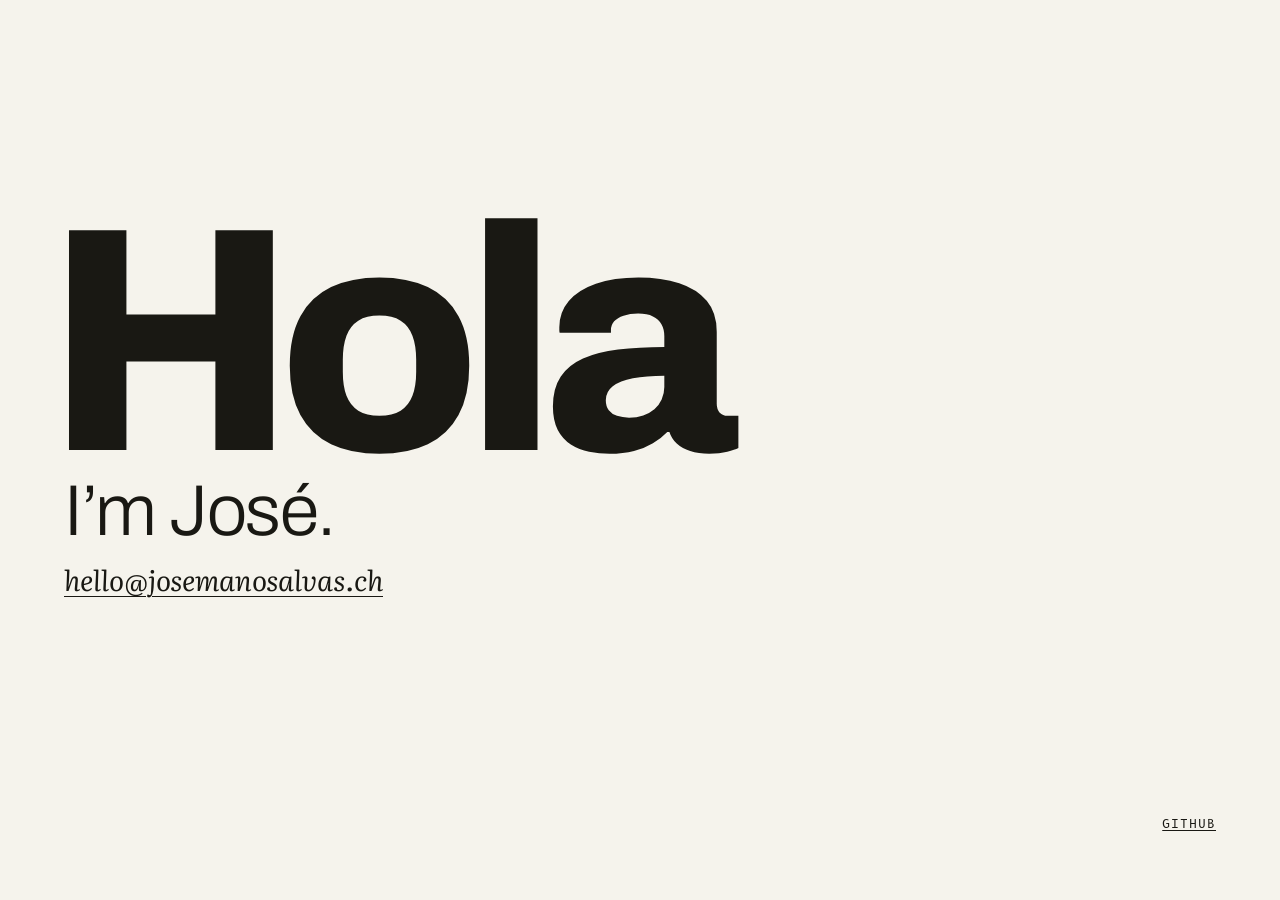
<file: index.html>
<!doctype html><html lang=en><meta charset=utf-8><meta content="width=device-width,initial-scale=1,viewport-fit=cover" name=viewport><title>José Manosalvas</title><meta content="Hola, I’m José. Say hello at hello@josemanosalvas.ch." name=description><meta content="José Manosalvas" property=og:title><meta content="Say hello at hello@josemanosalvas.ch." property=og:description><link href="data:image/svg+xml,%3Csvg xmlns='http://www.w3.org/2000/svg' viewBox='0 0 32 32'%3E%3Crect width='32' height='32' fill='%23F5F3EC'/%3E%3Cpath d='M6 22h20' stroke='%23191813' stroke-width='4'/%3E%3C/svg%3E" rel=icon><style>@font-face{font-family:Archivo;src:url([data-uri])format("woff2");font-weight:100 900;font-style:normal;font-display:block;ascent-override:80%;descent-override:20%;line-gap-override:0%}@font-face{font-family:Literata;src:url([data-uri])format("woff2");font-weight:400;font-style:italic;font-display:block;ascent-override:80%;descent-override:20%;line-gap-override:0%}@font-face{font-family:Literata Display;src:url([data-uri])format("woff2");font-weight:800;font-style:italic;font-display:block;ascent-override:80%;descent-override:20%;line-gap-override:0%}@font-face{font-family:B612 Mono;src:url([data-uri])format("woff2");font-weight:400;font-style:normal;font-display:block;ascent-override:80%;descent-override:20%;line-gap-override:0%}@font-face{font-family:B612 Mono;src:url([data-uri])format("woff2");font-weight:700;font-style:normal;font-display:block;ascent-override:80%;descent-override:20%;line-gap-override:0%}:root{--bg:#f5f3ec;--ink:#191813;--focus:#0c4ca8;--aji:#d91e36;--sol:#f2b705;--guayas:#56b8df;--sans:"Archivo","Helvetica Neue","Arial",sans-serif;--serif:"Literata","Georgia",serif;--mono:"B612 Mono","Courier New",monospace;--gutter:clamp(1.5rem,min(5vw,14svh),4.5rem);--hello:min(33vw,40svh,20rem);color-scheme:light}@media (prefers-color-scheme:dark){:root{--bg:#161511;--ink:#ebe7dc;--focus:#56b8df;--aji:#f0596b;color-scheme:dark}}*,:before,:after{box-sizing:border-box}*{margin:0}html{background:var(--bg);-webkit-text-size-adjust:100%;text-size-adjust:100%;font-synthesis:none;height:100%}body{height:100%;min-height:100svh;font:1.125rem/1.5rem var(--sans);font-kerning:normal;color:var(--ink);background:var(--bg);grid-template-rows:minmax(min-content,1fr) minmax(min-content,1fr);grid-template-columns:minmax(0,1fr);display:grid}.fonts-pending body{visibility:hidden}::selection{color:#191813;background:#f2b705}:focus-visible{outline:2px solid var(--focus);outline-offset:2px}.north{padding:var(--gutter)var(--gutter)0;padding-top:max(var(--gutter),env(safe-area-inset-top));flex-direction:column;justify-content:flex-end;display:flex;overflow-x:clip}h1{font-size:var(--hello);letter-spacing:-.045em;clip-path:inset(-1em -1em -.025em);white-space:nowrap;height:.8em;margin-left:-.06em;line-height:1;position:relative}.word{font-weight:800;display:inline-block;position:relative}.word.live>span{transform-origin:0 80%;will-change:transform;justify-content:center;width:0;display:flex;position:absolute;top:0;left:0}.word .i{font:italic 800 .94em/1 "Literata Display",var(--serif);letter-spacing:0}.word .m{font:700 .9em/1 var(--mono);letter-spacing:0}.word.live>.i{top:.051em}.word.live>.m{top:.089em}.word .x{-webkit-text-stroke:.047em currentColor;translate:0 -.0235em}.word .mast{visibility:hidden;justify-content:center;width:0;display:flex;position:absolute;top:0;left:0}.r{color:var(--aji)}.b{color:var(--focus)}.y{color:var(--sol)}canvas{pointer-events:none;position:absolute}.south{padding:1.5rem var(--gutter)var(--gutter);padding-bottom:max(var(--gutter),env(safe-area-inset-bottom));flex-direction:column;justify-content:space-between;display:flex}.name{letter-spacing:-.02em;margin-bottom:.75rem;font-size:clamp(2rem,min(7vw,11svh),4.5rem);font-weight:300;line-height:1.1}a{color:inherit;text-underline-offset:.18em;text-decoration-thickness:1px}a:hover{text-decoration-thickness:2px}.hello{font-family:var(--serif);overflow-wrap:anywhere;font-size:clamp(1.25rem,3vw,1.75rem);font-style:italic;line-height:1.3}.elsewhere{text-align:right}.elsewhere a{font:.75rem/1.5rem var(--mono);text-transform:uppercase;letter-spacing:.08em}.visually-hidden{clip-path:inset(50%);white-space:nowrap;width:1px;height:1px;margin:-1px;position:absolute;overflow:hidden}</style><script>(()=>{const e=document.documentElement;e.classList.add("fonts-pending"),window.pageReady=new Promise(t=>{const o=()=>{e.classList.remove("fonts-pending"),t()};Promise.all(["800 1em Archivo","italic 1em Literata",'italic 800 1em "Literata Display"','1em "B612 Mono"','700 1em "B612 Mono"'].map(n=>document.fonts.load(n))).finally(o),setTimeout(o,3e3)})})();</script><body><header class=north><h1><span aria-hidden=true class=word>Hola</span><span class=visually-hidden><span lang=es>Hola</span>, I’m José.</span></h1></header><main class=south><div><p aria-hidden=true class=name>I’m José.<p class=hello><a href=mailto:hello@josemanosalvas.ch>hello@josemanosalvas.ch</a></div><p class=elsewhere><a href=https://github.com/josemanosalvas>GitHub</a></main><script>(()=>{const ne=[{word:"Hola",steps:[[["ñ","b"],["á","i y"],["ó","m r"]],[["ñ","r"],["á","i b"],["ó","m y"]]],tail:["é","m b"],slant:"H",paint:"--focus",glow:"--guayas",mark:"🐢",flag:"🇪🇨",fly:.26,nudge:[0,-.015,-.019,-.019],rects:[[0,0,3,1,"#FFDD00"],[0,1,3,.5,"#034EA2"],[0,1.5,3,.5,"#D91E36"]]},{word:"Salü",steps:[[["+","r x"],["ä","i r"],["ö","m r"]],[["ö","m r"],["ä","i r"],["+","r x"]]],tail:["é","m r"],slant:"H",paint:"--aji",glow:"--aji",mark:"[data-uri]",poses:4,act:[[6,1],[13,0],[17,1],[40,0],[43,1],[48,2],[53,3]],flag:"🇨🇭",fly:.23,nudge:[.024,.0527,.0904,.0684],rects:[[0,0,2,2,"#D91E36"],[.8,.35,.4,1.3,"#FFF"],[.35,.8,1.3,.4,"#FFF"]]}],He=({word:[t,o,,s],tail:c,slant:l},i)=>[[0,1,...i[0]],[0,3,...c],[2,0,l,"i"],[4,1,...i[1]],[8,1,...i[2]],[8,0,t,""],[18,1,o,""],[De,3,s,""]],ge=[6,14],Ze=[21,36],D=[8,58],ze=16,st=[44,58],we=[18,78],qe=[2,7,8,22],De=64,ct=[52,62],Te=[53,67],Fe=[64,85],lt=[107,112],Le=[110,122],At=4e3,ft=2,ut=1.25,_=document.querySelector(".word"),ae=document.querySelector("h1"),xe=matchMedia("(prefers-reduced-motion: reduce)"),mt=t=>t<0?0:t>1?1:t,S=(t,[o,s])=>mt((t-o)/(s-o)),$=t=>t*t*(3-2*t),Ie=t=>1-(1-t)**3,ke=t=>1-Math.exp(-7*t)*Math.cos(11*t),dt=t=>t<.5?(t/.5)**2:1-.025*Math.sin((t-.5)/.5*3.14),ht=(t,o=.1)=>t>3?1:1-o*Math.exp(-t)*Math.cos(t*1.2),ue=(t,o=9)=>t>0&&t<o?Math.sin(t*3.14/o):0,me=(t,o,s)=>t+(o-t)*s,Re=t=>t.match(/\w\w/g).map(o=>parseInt(o,16)/255);let e,L,B;const pt=`#version 300 es
uniform vec4 Q;uniform vec2 S;uniform float R;in vec2 p;out vec2 v;
void main(){v=p;vec2 d=mat2(cos(R),sin(R),-sin(R),cos(R))*((p-.5)*Q.zw),c=(Q.xy+Q.zw*.5+d)/S*2.-1.;gl_Position=vec4(c.x,-c.y,0,1);}`,gt=`#version 300 es
precision highp float;
uniform sampler2D T;uniform float P,M,F,B;uniform vec2 L;uniform vec3 I[3],K;in vec2 v;out vec4 o;
float l(vec3 r,vec3 d,float s){return pow(max(dot(r,normalize(d)),0.),s);}
float grid(float x){float f=abs(fract(x)-.5),w=fwidth(x);return smoothstep(.5-w*1.4,.5-w*.3,f);}
float cover(float x){float w=fwidth(x)*.5;return smoothstep(.5-w,.5+w,x);}
void main(){vec4 t=texture(T,v);const float e1=1./256.;
vec2 g=clamp(vec2(texture(T,v-vec2(e1,0)).a-texture(T,v+vec2(e1,0)).a,texture(T,v-vec2(0,e1)).a-texture(T,v+vec2(0,e1)).a)*.5,-6.,6.);
vec3 n=normalize(vec3((g+L)*P,1.)),r=reflect(vec3(0,0,-1),n);float y=-r.y,x=(y+.3)/.12;
vec3 c=mix(I[0],I[1],smoothstep(-.55,.75,y));c=mix(c,I[0]*1.8,smoothstep(0.,.9,-y)*.55);c*=1.-.12*exp(-x*x);
c=mix(c,I[2],pow(1.-n.z,2.6)*.85);c+=1.1*l(r,vec3(-.32,-.42,.85),110.)+.18*l(r,vec3(-.32,-.42,.85),10.)+.45*l(r,vec3(.75,-.1,.5),40.)+.5*l(r,vec3(.1,-.75,.6),70.);
float d=max(dot(n,normalize(vec3(-.35,-.55,.76))),0.);vec3 p=mix(I[1],vec3(1),.55),m=p*(.64+.44*d)+.1*l(r,vec3(-.32,-.42,.85),9.);
c=mix(mix(m,p*.8,pow(1.-n.z,2.)*.3),min(c,vec3(1)),M);
float s=t.b,e=fwidth(s)+.002,b=.3,h=acos(normalize(vec3(g,1.)).z);
vec3 f=mix(vec3(.93,.93,.94)*(.8+.22*d),vec3(.42,.42,.46),max(grid(s*B),grid(h*1.9+.5))*.9)*mix(.74,1.,smoothstep(0.,.7,n.z));
float on=smoothstep(F-e,F+e,s),wire=smoothstep(F-b,F-b*.35,s)*(1.-on),at=cover(t.g)*(on+wire),ai=cover(t.r)*(1.-on);
c=(on*c+wire*f)/max(on+wire,1e-4);
o=vec4(min(c,vec3(1))*at+K*ai*(1.-at),at+ai*(1.-at));}`,wt=`#version 300 es
precision highp float;
uniform sampler2D T;uniform float U,A,W,E;in vec2 v;out vec4 o;
void main(){float x=v.x+1.-U,s=v.x*7.-W,e=pow(max(v.x,0.),1.2),y=(v.y-.5)*1.3+.5+A*e*sin(s);vec4 c=texture(T,vec2(x,y));
c.rgb*=1.+A*2.4*e*cos(s);o=c*step(0.,y)*step(y,1.)*step(x,1.)*step(E,v.x);}`;function je(t){const o=e.createProgram();[[e.VERTEX_SHADER,pt],[e.FRAGMENT_SHADER,t]].forEach(([c,l])=>{const i=e.createShader(c);e.shaderSource(i,l),e.compileShader(i),e.attachShader(o,i)}),e.bindAttribLocation(o,0,"p"),e.linkProgram(o);const s={p:o};for(const c of"QSRPLIUAWEMFBK")s[c]=e.getUniformLocation(o,c);return s}function Je(t){const o=e.createTexture();return e.bindTexture(e.TEXTURE_2D,o),t(),e.texParameteri(e.TEXTURE_2D,e.TEXTURE_WRAP_S,e.CLAMP_TO_EDGE),e.texParameteri(e.TEXTURE_2D,e.TEXTURE_WRAP_T,e.CLAMP_TO_EDGE),o}async function xt(t){const s=document.createElement("canvas");s.width=s.height=256;const c=s.getContext("2d",{willReadFrequently:!0});c.font=`800 ${256/1.25}px Archivo`,c.fillText(t,51,205);const l=c.getImageData(0,0,256,256).data,i=new Float32Array(256*256);for(let n=0;n<256*256;n++)i[n]=l[n*4+3]/255;const p=n=>{const r=new Float64Array(65536),u=new Float64Array(256),x=new Float64Array(256),h=new Int32Array(256),C=new Float64Array(257);for(let M=0;M<256*256;M++)r[M]=n(M)?1e20:0;const oe=(M,be)=>{for(let E=0;E<256;E++)u[E]=r[M+E*be];let O=0;h[0]=0,C[0]=-1e20,C[1]=1e20;for(let E=1;E<256;E++){let z;for(;(z=(u[E]+E*E-u[h[O]]-h[O]*h[O])/(2*E-2*h[O]))<=C[O];)O--;h[++O]=E,C[O]=z,C[O+1]=1e20}for(let E=0,z=0;E<256;E++){for(;C[z+1]<E;)z++;x[E]=(E-h[z])**2+u[h[z]]}for(let E=0;E<256;E++)r[M+E*be]=x[E]};for(let M=0;M<256;M++)oe(M,256);for(let M=0;M<256;M++)oe(M*256,1);return r},P=p(n=>i[n]>=.5),N=p(n=>i[n]<.5);await H();const W=i.map((n,r)=>n>0&&n<1?n-.5:n>=.5?Math.sqrt(P[r])-.5:.5-Math.sqrt(N[r])),g=(n,r,u)=>{const x=new Float32Array(65536);for(let h=0;h<256*256;h++){let C=0;for(let oe=-r;oe<=r;oe++)C+=n[h+oe*u]??n[h];x[h]=C/(2*r+1)}return x},F=(n,r)=>g(g(n,r,1),r,256),Y=F(W,1);let m=1;for(const n of Y)m=Math.max(m,n);await H();const R=m*.6,k=p(n=>!(W[n]>R)),y=F(F(k.map(n=>R-Math.sqrt(n)),4),1),w=new Float32Array(256*256);for(let n=0;n<160;n++){n%32===0&&await H();for(let r=1;r<255;r++)for(let u=r*256+1+(r+n&1);u<r*256+256-1;u+=2)y[u]>0&&(w[u]+=1.9*((w[u-1]+w[u+1]+w[u-256]+w[u+256]+2)/4-w[u]))}const v=F(w.map(n=>Math.sqrt(Math.max(n,0))),1);await H();const b=new Float64Array(256*256).fill(1/0),d=new Float64Array(256*256*2),I=new Int32Array(256*256*2);let Z=0,Q=0;for(let n=0;n<256*256;n++)i[n]>=.5&&y[n]>0&&(n/256|0)-n%256>(Z/256|0)-Z%256&&(Z=n);const te=(n,r)=>{let u=Q++;for(;u>0;u=u-1>>1){const x=u-1>>1;if(d[x]<=n)break;d[u]=d[x],I[u]=I[x]}d[u]=n,I[u]=r},pe=()=>{const n=I[0],r=d[--Q],u=I[Q];let x=0;for(let h=1;h<Q&&(h+1<Q&&d[h+1]<d[h]&&h++,!(d[h]>=r));h=2*x+1)d[x]=d[h],I[x]=I[h],x=h;return d[x]=r,I[x]=u,n};b[Z]=0,te(0,Z);let re=1;for(;Q;){const n=d[0],r=pe();if(!(n>b[r])){re=Math.max(re,n);for(const[u,x,h]of[[1,0,1],[-1,0,1],[0,1,1],[0,-1,1],[1,1,1.414],[1,-1,1.414],[-1,1,1.414],[-1,-1,1.414]]){const C=r+u+x*256;i[C]>=.5&&n+h<b[C]&&(b[C]=n+h,te(n+h,C))}}}const fe=b.map(n=>n<1/0?n/re:0);for(let n=0;n<72;n++){n%24===0&&await H();for(let r=256;r<256*256-256;r++){if(b[r]===1/0)continue;let u=0,x=0;for(const h of[r-1,r+1,r-256,r+256])b[h]<1/0&&(u+=fe[h],x++);x&&(fe[r]=u/x)}}await H();const se=F(fe,3),Ee=F(b.map(n=>n<1/0?1:0),3),ce=new Float32Array(256*256*4);for(let n=0;n<256*256;n++)ce.set([.5+Y[n]/8,.5+(y[n]+.6)/8,Ee[n]>0?se[n]/Ee[n]:1,v[n]],n*4);return{rings:3*re/m,tex:Je(()=>{e.texImage2D(e.TEXTURE_2D,0,e.RGBA16F,256,256,0,e.RGBA,e.FLOAT,ce),e.texParameteri(e.TEXTURE_2D,e.TEXTURE_MIN_FILTER,e.LINEAR)})}}function Ce(t,o,s){const c=t.width||320,l=t.height||320,i=document.createElement("canvas");i.width=c,i.height=l;const p=i.getContext("2d",{willReadFrequently:!0});t.width?p.drawImage(t,0,0):(p.font="256px 'Apple Color Emoji','Segoe UI Emoji','Noto Color Emoji',sans-serif",p.textAlign="center",p.fillText(t,c/2,250));const{data:P}=p.getImageData(0,0,c,l);let N=c,W=0,g=l,F=0,Y=0;for(let b=0;b<c*l;b++){if(P[b*4+3]<16)continue;const d=b%c,I=b/c|0;N=Math.min(N,d),W=Math.max(W,d),g=Math.min(g,I),F=Math.max(F,I),Y=Math.max(Y,Math.abs(P[b*4]-P[b*4+2]))}const m=12,R=document.createElement("canvas"),k=R.getContext("2d");let y=W-N+1,w=F-g+1,v=[m,m,m+y,m+w];if(s&&(v=[m+N,m+g,m+W+1,m+F+1],N=g=0,y=c,w=l),o&&Y<32){y=50*o[0][2],w=50*o[0][3],v=[m,m,m+y,m+w],R.width=y+2*m,R.height=w+2*m;for(const[b,d,I,Z,Q]of o)k.fillStyle=Q,k.fillRect(m+b*50,m+d*50,I*50,Z*50)}else R.width=y+2*m,R.height=w+2*m,k.drawImage(i,N,g,y,w,m,m,y,w);return{aspect:R.width/R.height,ink:v.map((b,d)=>b/(d%2?R.height:R.width)),tex:Je(()=>{e.pixelStorei(e.UNPACK_PREMULTIPLY_ALPHA_WEBGL,!0),e.texImage2D(e.TEXTURE_2D,0,e.RGBA,e.RGBA,e.UNSIGNED_BYTE,R),e.pixelStorei(e.UNPACK_PREMULTIPLY_ALPHA_WEBGL,!1),e.generateMipmap(e.TEXTURE_2D),e.texParameteri(e.TEXTURE_2D,e.TEXTURE_MIN_FILTER,e.LINEAR_MIPMAP_LINEAR)})}}const U=document.createElement("canvas");let _e=null;U.addEventListener("webglcontextlost",t=>{t.preventDefault(),e=null,U.hidden=!0}),U.addEventListener("webglcontextrestored",()=>{_e=null});const H=()=>new Promise(t=>{setTimeout(t)});async function Et(t){if(t.length<3)return t;const o=new Image;return o.src=t,o.decode().then(()=>o,()=>"🐕")}async function bt(){if(e=U.getContext("webgl2",{antialias:!1,powerPreference:"low-power"}),!!e){await H(),L=je(gt),B=je(wt),e.bindBuffer(e.ARRAY_BUFFER,e.createBuffer()),e.bufferData(e.ARRAY_BUFFER,new Float32Array([0,0,1,0,0,1,1,1]),e.STATIC_DRAW),e.enableVertexAttribArray(0),e.vertexAttribPointer(0,2,e.FLOAT,!1,0,0),e.enable(e.BLEND),e.blendFunc(e.ONE,e.ONE_MINUS_SRC_ALPHA);for(const t of ne){await H(),t.letter=await xt(t.word[0]),await H();const o=await Et(t.mark);t.emoji=o.width&&t.poses?Array.from({length:t.poses},(s,c)=>{const l=document.createElement("canvas"),i=o.width/t.poses;return l.width=i,l.height=o.height,l.getContext("2d",{willReadFrequently:!0}).drawImage(o,c*i,0,i,o.height,0,0,i,o.height),Ce(l,null,!0)}):[Ce(o)],t.box=t.emoji.map(s=>s.ink).reduce((s,c)=>[Math.min(s[0],c[0]),Math.min(s[1],c[1]),Math.max(s[2],c[2]),Math.max(s[3],c[3])]),t.banner=Ce(t.flag,t.rects)}for(const t of ne){for(const o of t.steps)for(const[,,s,c]of He(t,o))await H(),Be([[s,c]]);for(const o of t.word)await H(),Be([[o,""]])}U.hidden=!0,U.setAttribute("aria-hidden","true"),ae.append(U)}}const $e=()=>_e??=bt().catch(()=>{e=null});function Me(t,o,s,c,l,i){e.useProgram(t.p),e.bindTexture(e.TEXTURE_2D,o),e.uniform2f(t.S,U.width,U.height),e.uniform4f(t.Q,s,c,l,i)}function Ue({word:t,nudge:o}){const s=document.createElement("span");s.className="word",s.style.cssText="position:absolute;visibility:hidden",s.innerHTML=[...t].map(p=>`<span>${p}</span>`).join(""),ae.append(s);const c=s.getBoundingClientRect(),l=parseFloat(getComputedStyle(s).fontSize),i=[...s.children].map(p=>p.getBoundingClientRect());return s.remove(),{x:i.map((p,P)=>(p.left+p.width/2-c.left)/l+o[P]),cells:i.map(p=>p.width/l),width:c.width/l+Math.max(...o)}}let de=0,q=null,he=null,Pe=!1;const et=t=>`calc(var(--hello) * ${t})`;function tt(t){const{x:o,width:s}=Ue(t);return _.textContent="",_.className="word live",_.style.cssText=`width:${s}em;height:1em`,[...t.word].map((c,l)=>{const i=_.appendChild(document.createElement("span"));return i.textContent=c,i.style.transform=`translateX(${et(o[l])})`,l===2&&(he=i.appendChild(document.createElement("span")),he.className="mast",he.textContent=c),i})}const Se=document.createElement("canvas"),ee=Se.getContext("2d",{willReadFrequently:!0}),Ve=new Map;Se.width=400,Se.height=260;function Be(t){if(t.every(([l,i])=>Ve.has(l+i)))return t.map(([l,i])=>Ve.get(l+i));const o=document.createElement("span");o.className="word",o.style.cssText="position:absolute;visibility:hidden",o.innerHTML=t.map(([l,i])=>`<span class="${i}">${l}</span>`).join(""),ae.append(o);const s=parseFloat(getComputedStyle(o).fontSize),c=[...o.children].map((l,i)=>{const p=getComputedStyle(l),P=160/parseFloat(p.fontSize),N=t[i][0];ee.clearRect(0,0,400,260),ee.font=`${p.fontStyle} ${p.fontWeight} 160px ${p.fontFamily}`,ee.fillText(N,100,200),ee.lineWidth=(parseFloat(p.webkitTextStrokeWidth)||0)*P,ee.lineWidth&&ee.strokeText(N,100,200);const W=ee.getImageData(0,0,400,260).data;let g=400,F=100,Y=200;for(let w=3;w<W.length;w+=4){if(W[w]<96)continue;const v=(w>>2)%400;v<g&&(g=v),v>=F&&(F=v+1),Y=Math.min(Y,(w>>2)/400|0)}const m=(100-g)/P,R=(F-100)/P,k=ee.measureText(N).width/P+(parseFloat(p.letterSpacing)||0),y=[(m+R)/s,(k/2-(R-m)/2)/s,-m/s,(200-Y)/P/s];return Ve.set(N+t[i][1],y),y});return o.remove(),c}async function yt(t){Pe=!0,await $e(),q??=tt(ne[de]);const o=ne[t],s=ne[de],c=Ue(s),l=Ue(o),i=Math.max(c.width,l.width);_.style.cssText=`width:${i}em;height:1em`;const p=parseFloat(getComputedStyle(_).fontSize),P=Math.min(devicePixelRatio,3),N=.4,W=.5,g=p*P,F=(W+.8)*g,Y=(ae.getBoundingClientRect().top-parseFloat(getComputedStyle(ae.parentNode).paddingTop))/p+.8,m=Math.min(.42,(Y-.724)/1.135),R=e&&m>.2,k=Math.min(o.fly,m-.06)*g;if(e){const A=Math.ceil((i+2*N)*g),a=Math.ceil(1.34*g);(U.width!==A||U.height!==a)&&(U.width=A,U.height=a,e.viewport(0,0,A,a)),U.style.cssText=`left:${-N}em;top:${-W}em;width:${A/g}em;height:${a/g}em`,U.hidden=!1}o.plays=(o.plays??-1)+1;const y=He(o,o.steps[o.plays%2]),w=Be([...y.map(([,,A,a])=>[A,a]),...[...o.word,...s.word].map(A=>[A,""])]),v=w.slice(-8,-4),b=w.slice(-4),d=A=>l.x[A]-l.cells[A]/2+v[A][2],I=[d(1)-d(0)-v[0][0],d(2)-d(1)-v[1][0]],Z=y.map(([,A,,a],G)=>a&&A!==2?Math.max(.9,Math.min(1,v[A][0]/w[G][0])):1),Q=[...y.map(([A,a,,G],j)=>G?[A,a,w[j][0]*Z[j],w[j][1]*Z[j],null]:[A,a,v[a][0],0,l.x[a]]),[D[0],0,v[0][0],0,l.x[0]]].sort((A,a)=>A[0]-a[0]),te=c.x.map((A,a)=>[b[a][0],0,A]),pe=c.x.slice();let re=!0;const fe=()=>{const[A,,a]=te[0];return a===null?d(0)+A:re?c.x[0]-c.cells[0]/2+b[0][2]+b[0][0]:d(0)+v[0][0]};let se=0;const Ee=Math.max(0,Math.min(.1,(ae.getBoundingClientRect().left-16)/p+d(0))),ce=A=>{const[a,,G]=te[A];if(A===0)return(G!==null?G:d(0)+a/2)-se;if(A===2)return l.x[2];if(A===1&&G===null){const j=fe()-se,ve=d(2)-j-a;return j+ve*I[0]/(I[0]+I[1])+a/2}return G!==null?G:d(A)+a/2},n=()=>{const[A,,a]=te[1];return a!==null?1:Math.max(.8,Math.min(1,(d(2)-fe()+se-I[0]-I[1])/A))},r=o.box??[0,0,1,1],u=e?(r[2]-r[0])/(r[3]-r[1])*o.emoji[0].aspect:1,x=Math.min(v[3][3],v[3][0]/u),h=d(3)+x*u/2,C=d(2)+v[2][0],oe=d(3)-C+x*u,M=Math.max(0,Math.min(.5,Y-x-.06)),be=Z.slice(),O=getComputedStyle(document.documentElement),E=[-99,-99,-99,-99],z=Re(O.getPropertyValue(o.paint)),vt=Re(O.getPropertyValue("--ink")),ot=Re(O.getPropertyValue(o.glow)).map(A=>Math.round(A*255)).join(","),Oe=Le[1]+4,ye=c.x.slice();let nt=null,Ge=null;const at=A=>{nt??=A;const a=(A-nt)*.06/ut+.25;for(;y.length&&y[0][0]<=a;){const[X,f,V,T]=y.shift(),K=be.shift(),le=T.split(" "),J=(le.includes("i")?.94:le.includes("m")?.9:1)*K;q[f].textContent=V,q[f].className=T,q[f].style.fontSize=K!==1?`${J}em`:"",q[f].style.top=K!==1?`${.8*(1-J)/J}em`:"",(f||T)&&(E[f]=X)}for(;Q.length&&Q[0][0]<=a;){const[,X,f,V,T]=Q.shift();te[X]=[f,V,T],X||(re=!1)}se=Ee*Ie(S(a,qe.slice(0,2)))*(1-$(S(a,qe.slice(2))));const G=[ce(0),ce(1),ce(2),ce(3)],j=Ge===null?1:1-Math.exp((Ge-a)/3);Ge=a,G.forEach((X,f)=>{ye[f]=f&&!(f===1&&se)?ye[f]+(X-ye[f])*j:X,pe[f]=a<Oe?ye[f]:l.x[f]});const ve=a<Oe?ke(S(a,ct))*(1-dt(S(a,Le))):0;q.forEach((X,f)=>{const V=f===0?1:ht(a-E[f],f===1?.05:.1);X.style.transform=`translateX(${et(f===2?G[2]:pe[f]+te[f][1])})${f===2?"":` scale(${V*(f===1?n():1)})`}`});const Ne=a>=we[0]&&a<we[1]?1-$(S(a,[we[1]-8,we[1]])):0;q[1].style.textShadow=Ne?`0 -.015em .03em rgba(${ot},${.85*Ne}),0 -.03em .09em rgba(${ot},${.5*Ne})`:"",ae.style.clipPath=Ne?"inset(-1em -1em -.06em -1em)":"";const it=Math.round(ve*m*p*devicePixelRatio)/devicePixelRatio;if(he.style.transform=`translateY(${-it}px)`,he.style.visibility=it>0?"visible":"",q[0].style.visibility=e&&a>=D[0]&&a<D[1]?"hidden":"",q[3].style.visibility=e&&a>=ge[0]&&a<De?"hidden":"",e){if(e.clearColor(0,0,0,0),e.clear(e.COLOR_BUFFER_BIT),a>=D[0]&&a<D[1]){const f=1.25*g,V=.1992*1.25+l.cells[0]/2;Me(L,o.letter.tex,(pe[0]+N)*g-f*V/1.25,F-f*.8008,f,f),e.uniform1f(L.P,me(.5,1,ke(S(a,[D[0],D[0]+12])))*(1+.1*ue(a-ze,6))),e.uniform2f(L.L,me(.22,-.3,$(S(a,D))),me(.12,-.06,$(S(a,D)))),e.uniform3fv(L.I,[...z.map(T=>T*.7),...z,...z.map(T=>me(T,1,.5))]),e.uniform1f(L.M,a>=ze?1:0),e.uniform1f(L.F,me(-.02,1.32,$(S(a,st)))),e.uniform1f(L.B,o.letter.rings),e.uniform3fv(L.K,vt),e.drawArrays(e.TRIANGLE_STRIP,0,4)}if(a>=ge[0]&&a<Te[1]){let f=0;for(const[Ft,It]of o.act??[])a>=Ft&&(f=It);const V=o.emoji[f]??o.emoji[0],T=S(a,Te),K=S(a,ge)-1,le=ue(a-ge[1]+2,6),J=(1-.1*ue(a-Te[0]+6,6))*(1-.06*le),Ke=(1+.03*Math.sin(a*.4))*(1-$(S(T,[.55,1]))),Qe=x/(r[3]-r[1])*g*Ke*J,Xe=Qe/J*V.aspect*(2-J),Nt=(h-oe*-(2.2*K*K*K+1.2*K*K)+.45*T+.2*T*T+N)*g,Tt=F-(.07*ue(a-Ze[0],5)+.07*ue(a-Ze[1],5)+M*Ie(T)+.18*T*T)*g,rt=Nt-Xe*(r[0]+r[2])/2;Me(B,V.tex,rt,Tt-Qe*(V.ink[3]+.15),Xe,Qe*1.3),e.uniform1f(B.R,3*$(T)),e.uniform1f(B.U,1),e.uniform1f(B.A,0),e.uniform1f(B.W,0),e.uniform1f(B.E,Math.max(0,((C+N)*g-P-rt)/Xe)),e.drawArrays(e.TRIANGLE_STRIP,0,4)}const X=Ie(S(a,Fe))*(1-$(S(a,lt)));if(R&&X>0){const[f,V,,T]=o.banner.ink,K=k/(T-V),le=K*o.banner.aspect,J=(G[2]+.1045+N)*g,Ke=F-(.724+m*ve)*g;Me(B,o.banner.tex,J-le*f,Ke-K*(V+.15),le,K*1.3),e.uniform1f(B.R,0),e.uniform1f(B.U,X),e.uniform1f(B.A,.065+.08*(1-S(a,[Fe[0],Fe[1]+10]))),e.uniform1f(B.W,a*.24),e.uniform1f(B.E,f),e.drawArrays(e.TRIANGLE_STRIP,0,4)}}a<Oe?requestAnimationFrame(at):(U.hidden=!0,de=t,Pe=!1)};requestAnimationFrame(at)}let Ae=null,ie=ft;const We=()=>{Pe||yt((de+1)%ne.length)};function Ye(){Ae=null,!(!ie||xe.matches||document.hidden)&&(ie--,We(),ie&&(Ae=setTimeout(Ye,At)))}document.addEventListener("visibilitychange",()=>{clearTimeout(Ae),Ae=!document.hidden&&ie?setTimeout(Ye,700):null}),_.addEventListener("pointerenter",t=>{t.pointerType==="mouse"&&!ie&&!xe.matches&&We()}),_.addEventListener("click",()=>{!ie&&!xe.matches&&We()}),!xe.matches&&pageReady.then(()=>{q??=tt(ne[de]),$e().then(()=>{!document.hidden&&ie&&!Ae&&(Ae=setTimeout(Ye,700))})})})();</script>
</file>
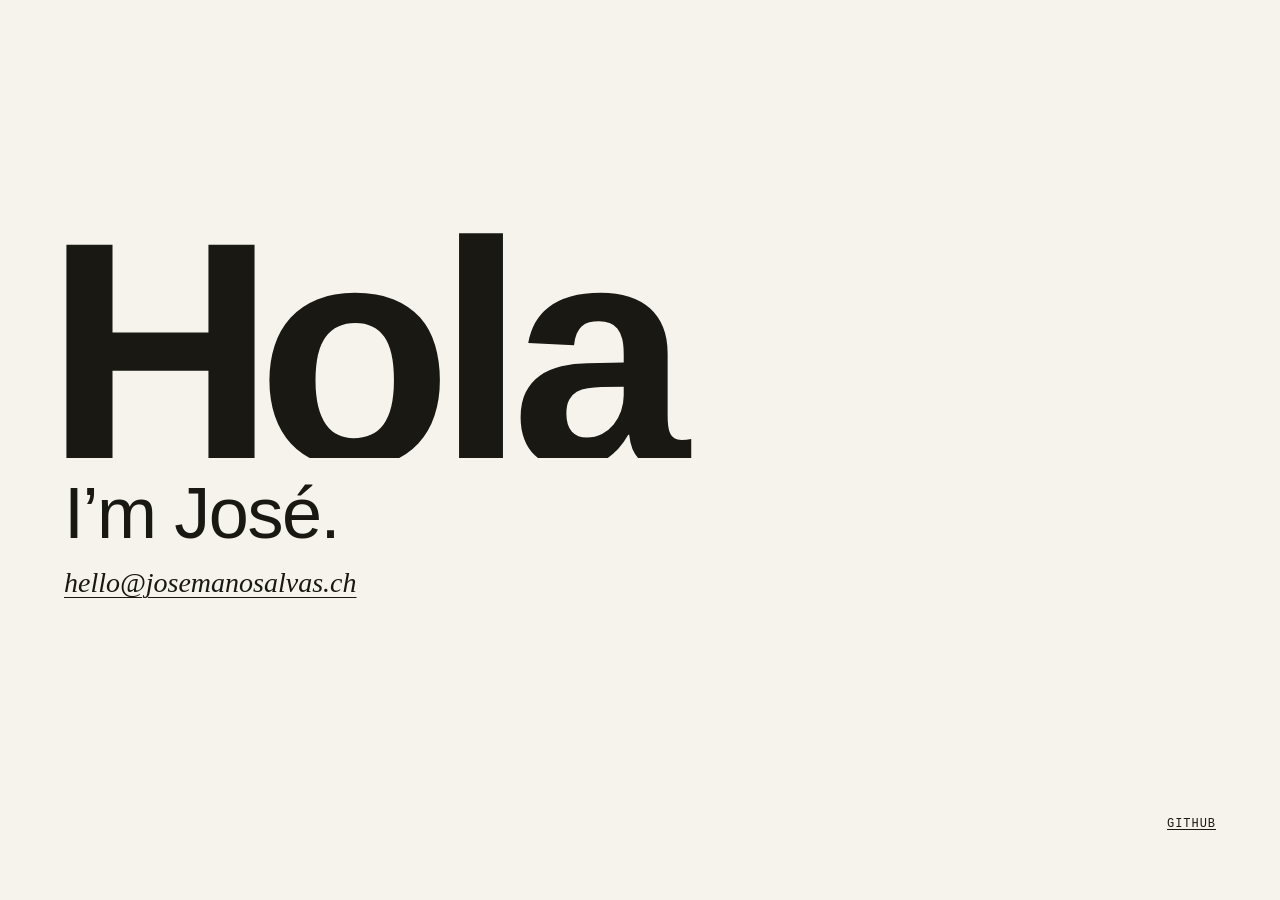
<file: src/index.html>
<!doctype html>
<html lang="en">
<head>
<meta charset="utf-8">
<meta name="viewport" content="width=device-width, initial-scale=1, viewport-fit=cover">
<title>José Manosalvas</title>
<meta name="description" content="Hola, I’m José. Say hello at hello@josemanosalvas.ch.">
<meta property="og:title" content="José Manosalvas">
<meta property="og:description" content="Say hello at hello@josemanosalvas.ch.">
<link rel="icon" href="data:image/svg+xml,%3Csvg xmlns='http://www.w3.org/2000/svg' viewBox='0 0 32 32'%3E%3Crect width='32' height='32' fill='%23F5F3EC'/%3E%3Cpath d='M6 22h20' stroke='%23191813' stroke-width='4'/%3E%3C/svg%3E">
<style>
  /* Everything this page needs, and nothing else. Faces and colours are
     Mitad's; the fonts are subset to the characters on the page and
     embedded by tools/build.py, which also minifies this file into
     ../index.html, the one that gets uploaded.
     Archivo, Literata and B612 Mono: SIL Open Font License 1.1, see OFL.txt. */

  /* fonts:start */
  /* fonts:end */

  :root {
    --bg: #F5F3EC;            /* Mitad Papel */
    --ink: #191813;           /* Mitad Tinta */
    --focus: #0C4CA8;         /* Mitad Azul */
    --aji: #D91E36;           /* accents appear only while the word changes */
    --sol: #F2B705;
    --guayas: #56B8DF;        /* Hola's glow: a light blue, so it reads as light */
    --sans: 'Archivo', 'Helvetica Neue', 'Arial', sans-serif;
    --serif: 'Literata', 'Georgia', serif;
    --mono: 'B612 Mono', 'Courier New', monospace;
    --gutter: clamp(1.5rem, min(5vw, 14svh), 4.5rem);
    --hello: min(33vw, 40svh, 20rem);   /* the widest state must fit */
    color-scheme: light;
  }

  @media (prefers-color-scheme: dark) {
    :root {
      --bg: #161511;
      --ink: #EBE7DC;
      --focus: #56B8DF;       /* Mitad Guayas */
      --aji: #F0596B;
      color-scheme: dark;
    }
  }

  *, ::before, ::after { box-sizing: border-box; }
  * { margin: 0; }

  html {
    height: 100%;
    background: var(--bg);
    -webkit-text-size-adjust: 100%;
    text-size-adjust: 100%;
    font-synthesis: none;
  }

  body {
    display: grid;
    grid-template-columns: minmax(0, 1fr);   /* a wide glyph can't stretch the page */
    grid-template-rows: minmax(min-content, 1fr) minmax(min-content, 1fr);
    height: 100%;
    min-height: 100svh;
    font: 1.125rem/1.5rem var(--sans);
    font-kerning: normal;
    color: var(--ink);
    background: var(--bg);
  }

  .fonts-pending body { visibility: hidden; }

  ::selection { background: #F2B705; color: #191813; }
  :focus-visible { outline: 2px solid var(--focus); outline-offset: 2px; }

  /* ---------- above the horizon ---------- */
  .north {
    display: flex;
    flex-direction: column;
    justify-content: flex-end;
    padding: var(--gutter) var(--gutter) 0;
    padding-top: max(var(--gutter), env(safe-area-inset-top));
    overflow-x: clip;
  }

  /* The word's baseline is the horizon and anything below it is cut, so
     nothing in the word or on the stage ever touches the name. */
  h1 {
    position: relative;
    font-size: var(--hello);
    line-height: 1;
    letter-spacing: -0.045em;
    margin-left: -0.06em;            /* optical: pull the stem to the margin */
    height: 0.8em;                   /* ascent only: baseline = bottom edge */
    clip-path: inset(-1em -1em -0.025em -1em);   /* keep round overshoot whole */
    white-space: nowrap;
  }

  .word {
    display: inline-block;
    position: relative;
    font-weight: 800;
  }

  /* Once the page is set up, each letter is a slot on its own layer and stays one, so
     nothing is re-rasterised when a word comes to rest. A slot has no width: it's placed
     by its centre, so nothing reflows and the title can't grow. */
  .word.live > span {
    position: absolute;
    left: 0;
    top: 0;
    width: 0;
    display: flex;
    justify-content: center;
    transform-origin: 0 80%;
    will-change: transform;
  }

  /* On the way, a letter passes through the page's other two faces, both set a little smaller
     on the same baseline, so they sit among the others like letters of the word. */
  .word .i { font: italic 800 .94em/1 'Literata Display', var(--serif); letter-spacing: 0; }
  .word .m { font: 700 .9em/1 var(--mono); letter-spacing: 0; }
  .word.live > .i { top: .051em; }
  .word.live > .m { top: .089em; }
  .word .x { -webkit-text-stroke: .047em currentColor; translate: 0 -.0235em; }   /* the Swiss cross, at the word's own stem weight, its foot on the baseline */

  /* A second l in the l's slot, which rises out of the first as the flagpole: the l is a
     plain rectangle, so the two overlap with no seam. */
  .word .mast {
    position: absolute;
    left: 0;
    top: 0;
    width: 0;
    display: flex;
    justify-content: center;
    visibility: hidden;
  }
  .r { color: var(--aji); }
  .b { color: var(--focus); }
  .y { color: var(--sol); }

  /* The stage carries what type can't: the liquid letter, the animal and the flag. */
  canvas {
    position: absolute;
    pointer-events: none;
  }

  /* ---------- below the horizon ---------- */
  .south {
    display: flex;
    flex-direction: column;
    justify-content: space-between;
    padding: 1.5rem var(--gutter) var(--gutter);
    padding-bottom: max(var(--gutter), env(safe-area-inset-bottom));
  }

  .name {
    margin-bottom: 0.75rem;
    font-weight: 300;
    font-size: clamp(2rem, min(7vw, 11svh), 4.5rem);
    line-height: 1.1;
    letter-spacing: -0.02em;
  }

  a {
    color: inherit;
    text-decoration-thickness: 1px;
    text-underline-offset: 0.18em;
  }

  a:hover { text-decoration-thickness: 2px; }


  .hello {
    font-family: var(--serif);
    font-style: italic;
    font-size: clamp(1.25rem, 3vw, 1.75rem);
    line-height: 1.3;
    overflow-wrap: anywhere;
  }

  .elsewhere { text-align: right; }

  .elsewhere a {
    font: 0.75rem/1.5rem var(--mono);
    text-transform: uppercase;
    letter-spacing: 0.08em;
  }

  .visually-hidden {
    position: absolute;
    width: 1px;
    height: 1px;
    margin: -1px;
    overflow: hidden;
    clip-path: inset(50%);
    white-space: nowrap;
  }

</style>
<script>
  /* Start decoding all three fonts now and reveal the page in one frame when
     they are ready, so nothing paints in pieces (under font-display: block,
     text waits for its own font but underlines don't, and faces finish at
     different times). Without JS nothing is hidden; after 3s it shows anyway. */
  (() => {
    const root = document.documentElement;
    root.classList.add('fonts-pending');
    window.pageReady = new Promise((ready) => {
      const show = () => { root.classList.remove('fonts-pending'); ready(); };
      Promise.all(['800 1em Archivo', 'italic 1em Literata', 'italic 800 1em "Literata Display"', '1em "B612 Mono"', '700 1em "B612 Mono"'].map((f) => document.fonts.load(f)))
        .finally(show);
      setTimeout(show, 3000);
    });
  })();
</script>
</head>
<body>
  <header class="north">
    <h1><span class="word" aria-hidden="true">Hola</span><span class="visually-hidden"><span lang="es">Hola</span>, I’m José.</span></h1>
  </header>

  <main class="south">
    <div>
      <p class="name" aria-hidden="true">I’m José.</p>
      <p class="hello"><a href="mailto:hello@josemanosalvas.ch">hello@josemanosalvas.ch</a></p>
    </div>
    <p class="elsewhere"><a href="https://github.com/josemanosalvas">GitHub</a></p>
  </main>

<script>
  (() => {
    // Each greeting has its word, and two sets of glyphs its second letter passes through,
    // from its own language, with their faces and colours. They're taken in turn, so the
    // fourth change isn't the second again. Each is close to the width of the letter it stands
    // in for, so the word keeps its spacing. Then the letter its first letter turns italic as,
    // H for both, since an italic S is far narrower than Archivo's; the glyph its last letter
    // shows before the animal lands, the é of José; and the colour its liquid letter is poured
    // in: Hola's blue, Salü's red, the page's own accents, so the lacquer and the flat letters
    // share one blue and one red in either theme. Then its animal, which takes its last
    // letter's place and size, and its flag and how tall that is, the square Swiss one smaller
    // so it clears the ü. 🐢 is from the Galápagos. Salü's animal is the white Swiss shepherd,
    // which no system has: a strip of four poses rendered from the 3D model in
    // tools/shepherd.html, and its act says which pose it holds from which frame: hit, happy,
    // looking up at the pole, flung. Nudges are optical, in em: they kern H–o, and set the l of
    // both words in the same place, so the l never moves. The rectangles are the flag for
    // systems that have no flag emoji, at 50 px to the unit.
    const greetings = [
      {
        word: 'Hola', steps: [[['ñ', 'b'], ['á', 'i y'], ['ó', 'm r']], [['ñ', 'r'], ['á', 'i b'], ['ó', 'm y']]], tail: ['é', 'm b'], slant: 'H', paint: '--focus', glow: '--guayas',
        mark: '🐢', flag: '🇪🇨', fly: .26, nudge: [0, -.015, -.019, -.019],
        rects: [[0, 0, 3, 1, '#FFDD00'], [0, 1, 3, .5, '#034EA2'], [0, 1.5, 3, .5, '#D91E36']],
      },
      {
        word: 'Salü', steps: [[['+', 'r x'], ['ä', 'i r'], ['ö', 'm r']], [['ö', 'm r'], ['ä', 'i r'], ['+', 'r x']]], tail: ['é', 'm r'], slant: 'H', paint: '--aji', glow: '--aji',
        mark: 'shepherd.avif', poses: 4, act: [[6, 1], [13, 0], [17, 1], [40, 0], [43, 1], [48, 2], [53, 3]], flag: '🇨🇭', fly: .23, nudge: [.024, .0527, .0904, .0684],
        rects: [[0, 0, 2, 2, '#D91E36'], [.8, .35, .4, 1.3, '#FFF'], [.35, .8, 1.3, .4, '#FFF']],
      },
    ];

    // One score for every change, in frames at 60 fps from its start, so a display at any
    // rate lands on the same beats. A note is frame, slot, glyph, faces. It runs fast and then
    // slower, the way a thrown thing settles. First a burst of hard cuts, one letter at a time,
    // two frames apart: the second letter passes through glyphs from its own language in the
    // page's other two faces, and the first letter turns italic. The first letter becomes its
    // own 3D model, in clay, then lacquer; the animal slides out from behind the l. The second
    // letter comes back glowing in the word's colour, and the model is un-built along its own
    // strokes, a wireframe running ahead of the ink. Then the l shoots up into a pole and flings
    // the animal away, the last letter lands, and the flag unfurls from behind the pole. The l
    // never changes and never moves: it's the same letter in both words, so the word never
    // leaves. The glow fades, the flag goes back in, and the pole drops.
    const score = ({ word: [first, second, , last], tail, slant }, steps) => [
      [0, 1, ...steps[0]],
      [0, 3, ...tail],
      [2, 0, slant, 'i'],
      [4, 1, ...steps[1]],
      [8, 1, ...steps[2]],
      [8, 0, first, ''],
      [18, 1, second, ''],
      [land, 3, last, ''],
    ];
    const peek = [6, 14], perk = [21, 36];        // the animal slides out from behind the l, and hops twice
    const coat = [8, 58], gloss = 16;             // the first letter is a model in clay, then lacquer,
    const unbuild = [44, 58];                     // and is un-built into ink along its strokes
    const glow = [18, 78];                        // the second letter comes back glowing, and the glow fades
    const aside = [2, 7, 8, 22];                  // the first letter steps aside for the italic H, and glides home
    const land = 64;                              // the last letter lands, once the animal has cleared it
    const raise = [52, 62], launch = [53, 67];    // the l shoots up, and a frame later flings the animal away
    const open = [64, 85];                        // the flag unfurls from behind the pole as the word lands
    const close = [107, 112], lower = [110, 122]; // then goes back in, quickly, as the pole drops

    // A visit opens with two changes, to Salü and back, each word held whole for as long as a
    // change takes, and then the word stays. Pointing at the word, or tapping it, plays one more.
    const every = 4000, opening = 2;

    // The score is written at 60 fps and played a quarter slower, so every beat can be seen.
    const tempo = 1.25;

    const word = document.querySelector('.word');
    const heading = document.querySelector('h1');
    const reduce = matchMedia('(prefers-reduced-motion: reduce)');
    const clamp = (x) => (x < 0 ? 0 : x > 1 ? 1 : x);
    const span = (t, [a, b]) => clamp((t - a) / (b - a));
    const smooth = (x) => x * x * (3 - 2 * x);
    const out = (x) => 1 - (1 - x) ** 3;
    const spring = (x) => 1 - Math.exp(-7 * x) * Math.cos(11 * x);
    const drop = (x) => (x < .5 ? (x / .5) ** 2 : 1 - .025 * Math.sin((x - .5) / .5 * 3.14));   // falls, and bounces a little
    const pop = (x, a = .1) => (x > 3 ? 1 : 1 - a * Math.exp(-x) * Math.cos(x * 1.2));   // frames since a cut
    const bump = (x, n = 9) => (x > 0 && x < n ? Math.sin(x * 3.14 / n) : 0);
    const mix = (a, b, x) => a + (b - a) * x;
    const hex = (colour) => colour.match(/\w\w/g).map((h) => parseInt(h, 16) / 255);

    // ---------- the stage ----------
    // WebGL carries what type can't: the liquid letter, the emoji and the flag. It's two
    // small shaders and it's only used here, so without it the letters still change.
    let gl, liquid, cloth;

    const quad = `#version 300 es
uniform vec4 Q;uniform vec2 S;uniform float R;in vec2 p;out vec2 v;
void main(){v=p;vec2 d=mat2(cos(R),sin(R),-sin(R),cos(R))*((p-.5)*Q.zw),c=(Q.xy+Q.zw*.5+d)/S*2.-1.;gl_Position=vec4(c.x,-c.y,0,1);}`;

    // The letter's 3D model, a rounded copy of it, in two materials and then un-built. Clay:
    // matte, in a pastel of its colour, lit softly from the upper left. Lacquer: a soft room in
    // the letter's own colour, a sharp key light with a soft halo, a strip, a top light and a
    // rim, all shades of one hue. M takes it from clay to lacquer. P inflates it and L tilts it,
    // so the light travels; its slope comes from its height, in the alpha channel. Then a front
    // runs along the letter's strokes, F of the way: behind it the model is gone and the letter
    // itself is ink, K, and just behind it the tube is a fading wireframe, B rings across the
    // stroke and lines along it every 30° around it, none on the crest.
    const liquidShader = `#version 300 es
precision highp float;
uniform sampler2D T;uniform float P,M,F,B;uniform vec2 L;uniform vec3 I[3],K;in vec2 v;out vec4 o;
float l(vec3 r,vec3 d,float s){return pow(max(dot(r,normalize(d)),0.),s);}
float grid(float x){float f=abs(fract(x)-.5),w=fwidth(x);return smoothstep(.5-w*1.4,.5-w*.3,f);}
float cover(float x){float w=fwidth(x)*.5;return smoothstep(.5-w,.5+w,x);}
void main(){vec4 t=texture(T,v);const float e1=1./256.;
vec2 g=clamp(vec2(texture(T,v-vec2(e1,0)).a-texture(T,v+vec2(e1,0)).a,texture(T,v-vec2(0,e1)).a-texture(T,v+vec2(0,e1)).a)*.5,-6.,6.);
vec3 n=normalize(vec3((g+L)*P,1.)),r=reflect(vec3(0,0,-1),n);float y=-r.y,x=(y+.3)/.12;
vec3 c=mix(I[0],I[1],smoothstep(-.55,.75,y));c=mix(c,I[0]*1.8,smoothstep(0.,.9,-y)*.55);c*=1.-.12*exp(-x*x);
c=mix(c,I[2],pow(1.-n.z,2.6)*.85);c+=1.1*l(r,vec3(-.32,-.42,.85),110.)+.18*l(r,vec3(-.32,-.42,.85),10.)+.45*l(r,vec3(.75,-.1,.5),40.)+.5*l(r,vec3(.1,-.75,.6),70.);
float d=max(dot(n,normalize(vec3(-.35,-.55,.76))),0.);vec3 p=mix(I[1],vec3(1),.55),m=p*(.64+.44*d)+.1*l(r,vec3(-.32,-.42,.85),9.);
c=mix(mix(m,p*.8,pow(1.-n.z,2.)*.3),min(c,vec3(1)),M);
float s=t.b,e=fwidth(s)+.002,b=.3,h=acos(normalize(vec3(g,1.)).z);
vec3 f=mix(vec3(.93,.93,.94)*(.8+.22*d),vec3(.42,.42,.46),max(grid(s*B),grid(h*1.9+.5))*.9)*mix(.74,1.,smoothstep(0.,.7,n.z));
float on=smoothstep(F-e,F+e,s),wire=smoothstep(F-b,F-b*.35,s)*(1.-on),at=cover(t.g)*(on+wire),ai=cover(t.r)*(1.-on);
c=(on*c+wire*f)/max(on+wire,1e-4);
o=vec4(min(c,vec3(1))*at+K*ai*(1.-at),at+ai*(1.-at));}`;

    // An emoji, or a flag: A is the height of its wave, and U how much of it is out of the
    // pole, so it never squeezes. E is where the pole is, and nothing shows behind it. Nothing is drawn past the sprite's own edges, so its last
    // row of pixels can't smear below it.
    const clothShader = `#version 300 es
precision highp float;
uniform sampler2D T;uniform float U,A,W,E;in vec2 v;out vec4 o;
void main(){float x=v.x+1.-U,s=v.x*7.-W,e=pow(max(v.x,0.),1.2),y=(v.y-.5)*1.3+.5+A*e*sin(s);vec4 c=texture(T,vec2(x,y));
c.rgb*=1.+A*2.4*e*cos(s);o=c*step(0.,y)*step(y,1.)*step(x,1.)*step(E,v.x);}`;

    function program(fragment) {
      const p = gl.createProgram();
      [[gl.VERTEX_SHADER, quad], [gl.FRAGMENT_SHADER, fragment]].forEach(([type, src]) => {
        const s = gl.createShader(type);
        gl.shaderSource(s, src);
        gl.compileShader(s);
        gl.attachShader(p, s);
      });
      gl.bindAttribLocation(p, 0, 'p');
      gl.linkProgram(p);
      const u = { p };
      for (const n of 'QSRPLIUAWEMFBK') u[n] = gl.getUniformLocation(p, n);
      return u;
    }

    function texture(upload) {
      const t = gl.createTexture();
      gl.bindTexture(gl.TEXTURE_2D, t);
      upload();
      gl.texParameteri(gl.TEXTURE_2D, gl.TEXTURE_WRAP_S, gl.CLAMP_TO_EDGE);
      gl.texParameteri(gl.TEXTURE_2D, gl.TEXTURE_WRAP_T, gl.CLAMP_TO_EDGE);
      return t;
    }

    // The letter comes from the page's own font, as a round tube: every stroke is a half
    // cylinder as wide as the letter's heaviest stroke, so one highlight runs unbroken along
    // each stroke and the rim lights all the way round. The outline is the font's own, from the
    // distance to its edge, so it stays sharp at any size. Stored as outline and slope.
    async function inflate(letter) {
      const N = 256, c = document.createElement('canvas');
      c.width = c.height = N;
      const x = c.getContext('2d', { willReadFrequently: true });
      x.font = `800 ${N / 1.25}px Archivo`;
      x.fillText(letter, 51, 205);                  // whole cells: canvases round text to them
      const a = x.getImageData(0, 0, N, N).data, ink = new Float32Array(N * N);
      for (let i = 0; i < N * N; i++) ink[i] = a[i * 4 + 3] / 255;
      // Squared distance to the nearest pixel where `far` is false, in two passes of the
      // exact one-dimensional transform (Felzenszwalb and Huttenlocher).
      const distance = (far) => {
        const g = new Float64Array(N * N), f = new Float64Array(N), d = new Float64Array(N), v = new Int32Array(N), z = new Float64Array(N + 1);
        for (let i = 0; i < N * N; i++) g[i] = far(i) ? 1e20 : 0;
        const line = (at, step) => {
          for (let q = 0; q < N; q++) f[q] = g[at + q * step];
          let k = 0; v[0] = 0; z[0] = -1e20; z[1] = 1e20;
          for (let q = 1; q < N; q++) {
            let s;
            while ((s = (f[q] + q * q - f[v[k]] - v[k] * v[k]) / (2 * q - 2 * v[k])) <= z[k]) k--;
            v[++k] = q; z[k] = s; z[k + 1] = 1e20;
          }
          for (let q = 0, j = 0; q < N; q++) { while (z[j + 1] < q) j++; d[q] = (q - v[j]) ** 2 + f[v[j]]; }
          for (let q = 0; q < N; q++) g[at + q * step] = d[q];
        };
        for (let i = 0; i < N; i++) line(i, N);
        for (let i = 0; i < N; i++) line(i * N, 1);
        return g;
      };
      const inside = distance((i) => ink[i] >= .5), outside = distance((i) => ink[i] < .5);
      await breath();
      // Signed distance to the edge, in pixels, with the edge pixels' own coverage for the last half pixel.
      const edge = ink.map((q, i) => (q > 0 && q < 1 ? q - .5 : q >= .5 ? Math.sqrt(inside[i]) - .5 : .5 - Math.sqrt(outside[i])));
      const pass = (from, r, step) => {
        const to = new Float32Array(N * N);
        for (let i = 0; i < N * N; i++) {
          let s = 0;
          for (let k = -r; k <= r; k++) s += from[i + k * step] ?? from[i];
          to[i] = s / (2 * r + 1);
        }
        return to;
      };
      const blur = (from, r) => pass(pass(from, r, 1), r, N);
      const outline = blur(edge, 1);
      let R = 1;
      for (const e of outline) R = Math.max(R, e);
      // The model is a rounded copy of the letter: the letter opened by a disc of three fifths of
      // its heaviest half stroke, then softened, so stems end in round caps and terminals round
      // off while every stroke keeps its width. Its outline is the distance to the letter shrunk
      // by that disc.
      await breath();
      const r = R * .6, core = distance((i) => !(edge[i] > r)), round = blur(blur(core.map((d) => r - Math.sqrt(d)), 4), 1);
      // It's a balloon blown into that shape: the steady pressure against its outline, Poisson's
      // equation solved by over-relaxation. Its square root makes every stroke a round tube as
      // wide as the stroke, with nothing to crease.
      const p = new Float32Array(N * N);
      for (let k = 0; k < 160; k++) {
        if (k % 32 === 0) await breath();
        for (let y = 1; y < N - 1; y++) {
          for (let i = y * N + 1 + ((y + k) & 1); i < y * N + N - 1; i += 2) {
            if (round[i] > 0) p[i] += 1.9 * ((p[i - 1] + p[i + 1] + p[i - N] + p[i + N] + 2) / 4 - p[i]);
          }
        }
      }
      const z = blur(p.map((q) => Math.sqrt(Math.max(q, 0))), 1);
      // How far along its own strokes each point of the letter is from where the pen would start,
      // the model's lowest leftmost point: the path the model is un-built along, as Dijkstra's
      // walk through the letter, 0 at the start and 1 at the far end, smoothed so it crosses each
      // stroke squarely.
      await breath();
      const along = new Float64Array(N * N).fill(Infinity), keys = new Float64Array(N * N * 2), ids = new Int32Array(N * N * 2);
      let seed = 0, size = 0;
      for (let i = 0; i < N * N; i++) if (ink[i] >= .5 && round[i] > 0 && (i / N | 0) - i % N > (seed / N | 0) - seed % N) seed = i;
      const push = (d, i) => {
        let k = size++;
        for (; k > 0; k = (k - 1) >> 1) { const up = (k - 1) >> 1; if (keys[up] <= d) break; keys[k] = keys[up]; ids[k] = ids[up]; }
        keys[k] = d; ids[k] = i;
      };
      const pop = () => {
        const top = ids[0], d = keys[--size], i = ids[size];
        let k = 0;
        for (let c = 1; c < size; c = 2 * k + 1) {
          if (c + 1 < size && keys[c + 1] < keys[c]) c++;
          if (keys[c] >= d) break;
          keys[k] = keys[c]; ids[k] = ids[c]; k = c;
        }
        keys[k] = d; ids[k] = i;
        return top;
      };
      along[seed] = 0; push(0, seed);
      let far = 1;
      while (size) {
        const d = keys[0], i = pop();
        if (d > along[i]) continue;
        far = Math.max(far, d);
        for (const [dx, dy, w] of [[1, 0, 1], [-1, 0, 1], [0, 1, 1], [0, -1, 1], [1, 1, 1.414], [1, -1, 1.414], [-1, 1, 1.414], [-1, -1, 1.414]]) {
          const j = i + dx + dy * N;
          if (ink[j] >= .5 && d + w < along[j]) { along[j] = d + w; push(d + w, j); }
        }
      }
      // Then it's relaxed through the letter, each point taking the average of its neighbours
      // inside it, for about as many passes as it takes to cross a stroke, so every ring settles
      // square across its stroke and nothing kinks where strokes meet.
      const way = along.map((d) => (d < Infinity ? d / far : 0));
      for (let k = 0; k < 72; k++) {
        if (k % 24 === 0) await breath();
        for (let i = N; i < N * N - N; i++) {
          if (along[i] === Infinity) continue;
          let sum = 0, count = 0;
          for (const j of [i - 1, i + 1, i - N, i + N]) if (along[j] < Infinity) { sum += way[j]; count++; }
          if (count) way[i] = sum / count;
        }
      }
      await breath();
      // Outside the letter, the nearest inside value, so the edge pixels blend cleanly.
      const reach = blur(way, 3), weight = blur(along.map((d) => (d < Infinity ? 1 : 0)), 3);
      // Stored as the letter's outline, the model's outline (grown by the part of a texel the
      // rounding leaves it inside the letter's straight edges), the way along, and the model's height.
      const field = new Float32Array(N * N * 4);
      for (let i = 0; i < N * N; i++) field.set([.5 + outline[i] / 8, .5 + (round[i] + .6) / 8, weight[i] > 0 ? reach[i] / weight[i] : 1, z[i]], i * 4);
      return {
        rings: 3 * far / R,                           // rings along the letter, about as far apart as its lines around
        tex: texture(() => {
          gl.texImage2D(gl.TEXTURE_2D, 0, gl.RGBA16F, N, N, 0, gl.RGBA, gl.FLOAT, field);
          gl.texParameteri(gl.TEXTURE_2D, gl.TEXTURE_MIN_FILTER, gl.LINEAR);
        }),
      };
    }

    // A mark becomes a texture cropped to its ink, so it's the same size and in the
    // same place whichever system drew it, Apple's or anyone's. The poses of a strip keep
    // their whole cells, so the animal doesn't jump between them. Windows has no flags and
    // draws letters instead: those have no colour, so the flag is drawn from its rectangles.
    // Emoji are drawn as large as Apple's biggest, so no system's is enlarged from a smaller
    // drawing. Each sprite knows where its ink is, as fractions of its texture.
    function sprite(art, rects, whole) {
      const S = art.width || 320, T = art.height || 320, c = document.createElement('canvas');
      c.width = S; c.height = T;
      const x = c.getContext('2d', { willReadFrequently: true });
      if (art.width) x.drawImage(art, 0, 0);
      else {
        x.font = `256px 'Apple Color Emoji','Segoe UI Emoji','Noto Color Emoji',sans-serif`;
        x.textAlign = 'center';
        x.fillText(art, S / 2, 250);
      }
      const { data } = x.getImageData(0, 0, S, T);
      let left = S, right = 0, top = T, bottom = 0, colour = 0;
      for (let i = 0; i < S * T; i++) {
        if (data[i * 4 + 3] < 16) continue;
        const px = i % S, py = i / S | 0;
        left = Math.min(left, px); right = Math.max(right, px);
        top = Math.min(top, py); bottom = Math.max(bottom, py);
        colour = Math.max(colour, Math.abs(data[i * 4] - data[i * 4 + 2]));
      }
      const m = 12, crop = document.createElement('canvas'), y = crop.getContext('2d');
      let w = right - left + 1, h = bottom - top + 1, ink = [m, m, m + w, m + h];
      if (whole) {
        ink = [m + left, m + top, m + right + 1, m + bottom + 1];
        left = top = 0; w = S; h = T;
      }
      if (rects && colour < 32) {
        w = 50 * rects[0][2]; h = 50 * rects[0][3]; ink = [m, m, m + w, m + h];
        crop.width = w + 2 * m; crop.height = h + 2 * m;
        for (const [rx, ry, rw, rh, fill] of rects) {
          y.fillStyle = fill;
          y.fillRect(m + rx * 50, m + ry * 50, rw * 50, rh * 50);
        }
      } else {
        crop.width = w + 2 * m; crop.height = h + 2 * m;
        y.drawImage(c, left, top, w, h, m, m, w, h);
      }
      return {
        aspect: crop.width / crop.height,
        ink: ink.map((v, k) => v / (k % 2 ? crop.height : crop.width)),
        tex: texture(() => {
          gl.pixelStorei(gl.UNPACK_PREMULTIPLY_ALPHA_WEBGL, true);
          gl.texImage2D(gl.TEXTURE_2D, 0, gl.RGBA, gl.RGBA, gl.UNSIGNED_BYTE, crop);
          gl.pixelStorei(gl.UNPACK_PREMULTIPLY_ALPHA_WEBGL, false);
          gl.generateMipmap(gl.TEXTURE_2D);
          gl.texParameteri(gl.TEXTURE_2D, gl.TEXTURE_MIN_FILTER, gl.LINEAR_MIPMAP_LINEAR);
        }),
      };
    }

    const stage = document.createElement('canvas');
    let building = null;

    // A lost stage leaves plain letters, and comes back when the browser restores it.
    stage.addEventListener('webglcontextlost', (e) => { e.preventDefault(); gl = null; stage.hidden = true; });
    stage.addEventListener('webglcontextrestored', () => { building = null; });

    // The stage is built in small steps with a breath between them, so that a visitor's
    // first taps are never kept waiting for it.
    const breath = () => new Promise((go) => { setTimeout(go); });

    // A mark is an emoji, or a picture to decode first, with a plain dog if the browser can't.
    async function art(mark) {
      if (mark.length < 3) return mark;
      const picture = new Image();
      picture.src = mark;
      return picture.decode().then(() => picture, () => '🐕');
    }

    async function setUp() {
      gl = stage.getContext('webgl2', { antialias: false, powerPreference: 'low-power' });
      if (!gl) return;
      await breath();
      liquid = program(liquidShader);
      cloth = program(clothShader);
      gl.bindBuffer(gl.ARRAY_BUFFER, gl.createBuffer());
      gl.bufferData(gl.ARRAY_BUFFER, new Float32Array([0, 0, 1, 0, 0, 1, 1, 1]), gl.STATIC_DRAW);
      gl.enableVertexAttribArray(0);
      gl.vertexAttribPointer(0, 2, gl.FLOAT, false, 0, 0);
      gl.enable(gl.BLEND);
      gl.blendFunc(gl.ONE, gl.ONE_MINUS_SRC_ALPHA);
      for (const g of greetings) {
        await breath();
        g.letter = await inflate(g.word[0]);
        await breath();
        const look = await art(g.mark);
        g.emoji = look.width && g.poses ? Array.from({ length: g.poses }, (_, k) => {
          const cell = document.createElement('canvas'), w = look.width / g.poses;
          cell.width = w; cell.height = look.height;
          cell.getContext('2d', { willReadFrequently: true }).drawImage(look, k * w, 0, w, look.height, 0, 0, w, look.height);
          return sprite(cell, null, true);
        }) : [sprite(look)];
        // The box that holds the animal's ink in every pose, so it's placed once and doesn't jump.
        g.box = g.emoji.map((e) => e.ink).reduce((a, b) => [Math.min(a[0], b[0]), Math.min(a[1], b[1]), Math.max(a[2], b[2]), Math.max(a[3], b[3])]);
        g.banner = sprite(g.flag, g.rects);
      }
      // Every glyph the changes will show is measured now, one at a time, so that no change has
      // to stop and measure as it starts.
      for (const g of greetings) {
        for (const steps of g.steps) {
          for (const [, , glyph, faces] of score(g, steps)) { await breath(); measure([[glyph, faces]]); }
        }
        for (const c of g.word) { await breath(); measure([[c, '']]); }
      }
      stage.hidden = true;
      stage.setAttribute('aria-hidden', 'true');
      heading.append(stage);
    }

    // If anything fails on the way, there's no stage and the letters still change.
    const ready = () => (building ??= setUp().catch(() => { gl = null; }));

    function put(shader, tex, x, y, w, h) {
      gl.useProgram(shader.p);
      gl.bindTexture(gl.TEXTURE_2D, tex);
      gl.uniform2f(shader.S, stage.width, stage.height);
      gl.uniform4f(shader.Q, x, y, w, h);
    }

    // The centre of each letter of a word at rest, kerning included, in em.
    function spacing({ word: text, nudge }) {
      const m = document.createElement('span');
      m.className = 'word';
      m.style.cssText = 'position:absolute;visibility:hidden';
      m.innerHTML = [...text].map((c) => `<span>${c}</span>`).join('');
      heading.append(m);
      const box = m.getBoundingClientRect(), em = parseFloat(getComputedStyle(m).fontSize);
      const rects = [...m.children].map((c) => c.getBoundingClientRect());
      m.remove();
      return {
        x: rects.map((r, n) => (r.left + r.width / 2 - box.left) / em + nudge[n]),
        cells: rects.map((r) => r.width / em),
        width: box.width / em + Math.max(...nudge),
      };
    }

    // ---------- the greeting ----------
    let current = 0, slots = null, mast = null, busy = false;

    // Lengths on the word's own size, whatever size the slot's glyph is set in.
    const at = (ems) => `calc(var(--hello) * ${ems})`;

    // The plain text becomes four slots, set exactly where the word rests, and they stay. The
    // l's slot holds a second l, which rises out of the first as the flagpole. It moves by whole
    // device pixels, so the top of the pole is as sharp as the top of the letter.
    function letters(g) {
      const { x, width } = spacing(g);
      word.textContent = '';
      word.className = 'word live';
      word.style.cssText = `width:${width}em;height:1em`;
      return [...g.word].map((c, n) => {
        const el = word.appendChild(document.createElement('span'));
        el.textContent = c;
        el.style.transform = `translateX(${at(x[n])})`;
        if (n === 2) {
          mast = el.appendChild(document.createElement('span'));
          mast.className = 'mast';
          mast.textContent = c;
        }
        return el;
      });
    }

    // How each glyph sits by its ink, not its advance, in em: its ink's width, how far to move
    // it so its ink is centred, where its ink starts, and how tall its ink stands. The ink is
    // found by drawing the glyph and looking, because a font's own bounds are looser than what
    // it draws, and unevenly so. It's in em, so each glyph is measured once and kept.
    const pen = document.createElement('canvas'), ctx = pen.getContext('2d', { willReadFrequently: true });
    const inks = new Map();
    pen.width = 400; pen.height = 260;
    function measure(list) {
      if (list.every(([glyph, faces]) => inks.has(glyph + faces))) return list.map(([glyph, faces]) => inks.get(glyph + faces));
      const m = document.createElement('span');
      m.className = 'word';
      m.style.cssText = 'position:absolute;visibility:hidden';
      m.innerHTML = list.map(([glyph, faces]) => `<span class="${faces}">${glyph}</span>`).join('');
      heading.append(m);
      const em = parseFloat(getComputedStyle(m).fontSize);
      const sizes = [...m.children].map((c, n) => {
        const f = getComputedStyle(c), k = 160 / parseFloat(f.fontSize), glyph = list[n][0];
        ctx.clearRect(0, 0, 400, 260);
        ctx.font = `${f.fontStyle} ${f.fontWeight} 160px ${f.fontFamily}`;
        ctx.fillText(glyph, 100, 200);
        ctx.lineWidth = (parseFloat(f.webkitTextStrokeWidth) || 0) * k;
        if (ctx.lineWidth) ctx.strokeText(glyph, 100, 200);
        const data = ctx.getImageData(0, 0, 400, 260).data;
        let first = 400, end = 100, high = 200;
        for (let p = 3; p < data.length; p += 4) {
          if (data[p] < 96) continue;
          const x = (p >> 2) % 400;
          if (x < first) first = x;
          if (x >= end) end = x + 1;
          high = Math.min(high, (p >> 2) / 400 | 0);
        }
        const left = (100 - first) / k, right = (end - 100) / k;
        const box = ctx.measureText(glyph).width / k + (parseFloat(f.letterSpacing) || 0);   // the box the slot centres
        const size = [(left + right) / em, (box / 2 - (right - left) / 2) / em, -left / em, (200 - high) / k / em];
        inks.set(glyph + list[n][1], size);
        return size;
      });
      m.remove();
      return sizes;
    }

    async function play(i) {
      busy = true;
      await ready();
      slots ??= letters(greetings[current]);
      const g = greetings[i], was = greetings[current], from = spacing(was), to = spacing(g);
      const width = Math.max(from.width, to.width);
      word.style.cssText = `width:${width}em;height:1em`;

      // The stage covers the word and the room above it for the flag. The pole takes the
      // room there is, up to .42em and allowing for its overshoot, so the flag never reaches
      // into the page's top margin. On a window too short for a flag, there's no flag.
      const em = parseFloat(getComputedStyle(word).fontSize), D = Math.min(devicePixelRatio, 3);
      const side = .4, above = .5, px = em * D, base = (above + .8) * px;
      const room = (heading.getBoundingClientRect().top - parseFloat(getComputedStyle(heading.parentNode).paddingTop)) / em + .8;
      const rise = Math.min(.42, (room - .724) / 1.135), flagged = gl && rise > .2;
      const fh = Math.min(g.fly, rise - .06) * px;
      if (gl) {
        const W = Math.ceil((width + 2 * side) * px), H = Math.ceil(1.34 * px);
        if (stage.width !== W || stage.height !== H) { stage.width = W; stage.height = H; gl.viewport(0, 0, W, H); }
        stage.style.cssText = `left:${-side}em;top:${-above}em;width:${W / px}em;height:${H / px}em`;
        stage.hidden = false;
      }

      // Each glyph on the way is sized to fill the letter it stands in for, but never set larger
      // than its face's own size, so its x-height and accents stay with the word's, and it's
      // set by its ink. The first stands flush on the margin, the last against the l, and the
      // second between them, with the space either side shared in the finished word's own
      // proportion. The l never moves, so every state keeps the word's spacing. The italic H is
      // wider than the word's first letter, so the first letter steps aside for it, .1em past the
      // margin, and glides home as the 3D letter inflates. Glyphs change on a cut, but the
      // spacing moves: letters slide to their new places over a few frames.
      g.plays = (g.plays ?? -1) + 1;
      const notes = score(g, g.steps[g.plays % 2]);
      const marks = measure([...notes.map(([, , glyph, faces]) => [glyph, faces]), ...[...g.word, ...was.word].map((c) => [c, ''])]);
      const ends = marks.slice(-8, -4), olds = marks.slice(-4);
      const ink = (n) => to.x[n] - to.cells[n] / 2 + ends[n][2];
      const gap = [ink(1) - ink(0) - ends[0][0], ink(2) - ink(1) - ends[1][0]];
      const fit = notes.map(([, n, , faces], k) => (faces && n !== 2 ? Math.max(.9, Math.min(1, ends[n][0] / marks[k][0])) : 1));
      const shape = [
        ...notes.map(([at, n, , faces], k) => (faces ? [at, n, marks[k][0] * fit[k], marks[k][1] * fit[k], null] : [at, n, ends[n][0], 0, to.x[n]])),
        [coat[0], 0, ends[0][0], 0, to.x[0]],
      ].sort((a, b) => a[0] - b[0]);
      const state = from.x.map((x, n) => [olds[n][0], 0, x]), shown = from.x.slice();
      let old0 = true;                                // slot 0 still shows the last word's letter
      const right0 = () => {
        const [w, , fixed] = state[0];
        if (fixed === null) return ink(0) + w;
        return old0 ? from.x[0] - from.cells[0] / 2 + olds[0][2] + olds[0][0] : ink(0) + ends[0][0];
      };
      // How far the first letter has stepped aside, in em: .1em, or less on a narrow window, so it
      // always keeps 16 px from the window's edge.
      let step = 0;
      const stride = Math.max(0, Math.min(.1, (heading.getBoundingClientRect().left - 16) / em + ink(0)));
      const where = (n) => {
        const [w, , fixed] = state[n];
        if (n === 0) return (fixed !== null ? fixed : ink(0) + w / 2) - step;
        if (n === 2) return to.x[2];
        if (n === 1 && fixed === null) {
          const edge = right0() - step, room = ink(2) - edge - w;
          return edge + room * gap[0] / (gap[0] + gap[1]) + w / 2;
        }
        return fixed !== null ? fixed : ink(n) + w / 2;
      };
      // How much a glyph in the second slot shrinks, if there still isn't room, so it keeps at
      // least the word's own gaps.
      const squeeze = () => {
        const [w, , fixed] = state[1];
        if (fixed !== null) return 1;
        return Math.max(.8, Math.min(1, (ink(2) - right0() + step - gap[0] - gap[1]) / w));
      };

      // The animal takes the last letter's place and size: its ink stands on the baseline,
      // starts where the letter's ink starts, so it's one of the word's own gaps from the l, and
      // fits inside the letter's ink. It slides out from behind the l: nothing of it shows left
      // of the l's right edge.
      const box = g.box ?? [0, 0, 1, 1], aspect = gl ? (box[2] - box[0]) / (box[3] - box[1]) * g.emoji[0].aspect : 1;
      const beast = Math.min(ends[3][3], ends[3][0] / aspect), foot = ink(3) + beast * aspect / 2;
      const post = ink(2) + ends[2][0], travel = ink(3) - post + beast * aspect;
      const fling = Math.max(0, Math.min(.5, room - beast - .06));

      const sizes = fit.slice(), page = getComputedStyle(document.documentElement);
      const hit = [-99, -99, -99, -99], hue = hex(page.getPropertyValue(g.paint)), dark = hex(page.getPropertyValue('--ink'));
      const halo = hex(page.getPropertyValue(g.glow)).map((c) => Math.round(c * 255)).join(',');
      const last = lower[1] + 4, eased = from.x.slice();
      let first = null, then = null;
      const tick = (now) => {
        // Frames are counted from the change's first frame, at the score's tempo, a quarter frame
        // early, so every beat lands on a whole frame at any refresh rate.
        first ??= now;
        const t = (now - first) * .06 / tempo + .25;
        while (notes.length && notes[0][0] <= t) {
          const [beat, n, glyph, faces] = notes.shift(), k = sizes.shift();
          const face = faces.split(' '), em0 = (face.includes('i') ? .94 : face.includes('m') ? .9 : 1) * k;
          slots[n].textContent = glyph;
          slots[n].className = faces;
          slots[n].style.fontSize = k !== 1 ? `${em0}em` : '';
          slots[n].style.top = k !== 1 ? `${(.8 * (1 - em0)) / em0}em` : '';
          if (n || faces) hit[n] = beat;              // the ink letter takes the lacquer's place exactly
        }

        // Every cut lands whole: its glyph and the spacing around it change on the same frame. The
        // l stays where it is and the pole rises out of it. A glyph that pops in grows from the
        // baseline, and the first letter from the margin, so the left edge never moves. The
        // word comes to rest exactly where it rests at the start.
        while (shape.length && shape[0][0] <= t) { const [, n, w, move, fixed] = shape.shift(); state[n] = [w, move, fixed]; if (!n) old0 = false; }
        step = stride * out(span(t, aside.slice(0, 2))) * (1 - smooth(span(t, aside.slice(2))));
        const xs = [where(0), where(1), where(2), where(3)], ease = then === null ? 1 : 1 - Math.exp((then - t) / 3);
        then = t;
        xs.forEach((x, n) => { eased[n] = n && !(n === 1 && step) ? eased[n] + (x - eased[n]) * ease : x; shown[n] = t < last ? eased[n] : to.x[n]; });
        const pole = t < last ? spring(span(t, raise)) * (1 - drop(span(t, lower))) : 0;
        slots.forEach((el, n) => {
          // The landing letter pops; the second letter barely; the first, on the margin, not at all.
          const size = n === 0 ? 1 : pop(t - hit[n], n === 1 ? .05 : .1);
          el.style.transform = `translateX(${at(n === 2 ? xs[2] : shown[n] + state[n][1])})${n === 2 ? '' : ` scale(${size * (n === 1 ? squeeze() : 1)})`}`;
        });
        // The second letter comes back with a halo in the word's colour, which fades.
        // It sits a little high, and the horizon lets it through a little further while it's lit,
        // so it fades out on its own before the cut, and never reaches the name.
        const lit = t >= glow[0] && t < glow[1] ? 1 - smooth(span(t, [glow[1] - 8, glow[1]])) : 0;
        slots[1].style.textShadow = lit ? `0 -.015em .03em rgba(${halo},${.85 * lit}),0 -.03em .09em rgba(${halo},${.5 * lit})` : '';
        heading.style.clipPath = lit ? 'inset(-1em -1em -.06em -1em)' : '';
        const lift = Math.round(pole * rise * em * devicePixelRatio) / devicePixelRatio;
        mast.style.transform = `translateY(${-lift}px)`;
        mast.style.visibility = lift > 0 ? 'visible' : '';

        // What's on the stage takes its slot's place, for as long as there's a stage.
        slots[0].style.visibility = gl && t >= coat[0] && t < coat[1] ? 'hidden' : '';
        slots[3].style.visibility = gl && t >= peek[0] && t < land ? 'hidden' : '';

        if (gl) {
          gl.clearColor(0, 0, 0, 0);
          gl.clear(gl.COLOR_BUFFER_BIT);

          // The first letter becomes its own model: it inflates in clay, turns to lacquer on a
          // beat, and is un-built into ink along its strokes.
          if (t >= coat[0] && t < coat[1]) {
            const k = 1.25 * px, mid = .1992 * 1.25 + to.cells[0] / 2;
            put(liquid, g.letter.tex, (shown[0] + side) * px - k * mid / 1.25, base - k * .8008, k, k);
            gl.uniform1f(liquid.P, mix(.5, 1, spring(span(t, [coat[0], coat[0] + 12]))) * (1 + .1 * bump(t - gloss, 6)));
            gl.uniform2f(liquid.L, mix(.22, -.3, smooth(span(t, coat))), mix(.12, -.06, smooth(span(t, coat))));
            gl.uniform3fv(liquid.I, [...hue.map((c) => c * .7), ...hue, ...hue.map((c) => mix(c, 1, .5))]);
            gl.uniform1f(liquid.M, t >= gloss ? 1 : 0);
            gl.uniform1f(liquid.F, mix(-.02, 1.32, smooth(span(t, unbuild))));
            gl.uniform1f(liquid.B, g.letter.rings);
            gl.uniform3fv(liquid.K, dark);
            gl.drawArrays(gl.TRIANGLE_STRIP, 0, 4);
          }

          // The animal slides out from behind the l, overshoots a little and brakes into its slot,
          // facing the l, and acts: it hops, blinks, hops again, and looks up at the pole. Then the l
          // flings it up and away with a spin, shrinking into the distance as the last letter
          // lands. It's squashed from the foot of its ink, so it never leaves the baseline until
          // it's flung.
          if (t >= peek[0] && t < launch[1]) {
            let pose = 0;
            for (const [f, k] of g.act ?? []) if (t >= f) pose = k;
            const look = g.emoji[pose] ?? g.emoji[0];
            const go = span(t, launch), q = span(t, peek) - 1, brake = bump(t - peek[1] + 2, 6);
            const squash = (1 - .1 * bump(t - launch[0] + 6, 6)) * (1 - .06 * brake);
            const s = (1 + .03 * Math.sin(t * .4)) * (1 - smooth(span(go, [.55, 1])));
            const tall = beast / (box[3] - box[1]) * px * s * squash, w = tall / squash * look.aspect * (2 - squash);
            const x = (foot - travel * -(2.2 * q * q * q + 1.2 * q * q) + .45 * go + .2 * go * go + side) * px;
            const y = base - (.07 * bump(t - perk[0], 5) + .07 * bump(t - perk[1], 5) + fling * out(go) + .18 * go * go) * px;
            const left = x - w * (box[0] + box[2]) / 2;
            put(cloth, look.tex, left, y - tall * (look.ink[3] + .15), w, tall * 1.3);   // each pose stands on its own foot
            gl.uniform1f(cloth.R, 3 * smooth(go));   // half a turn, so the throw reads
            gl.uniform1f(cloth.U, 1);
            gl.uniform1f(cloth.A, 0);
            gl.uniform1f(cloth.W, 0);
            gl.uniform1f(cloth.E, Math.max(0, ((post + side) * px - D - left) / w));   // a pixel in, under the l's soft edge
            gl.drawArrays(gl.TRIANGLE_STRIP, 0, 4);
          }

          // The flag unfurls from behind the pole as the word lands, fast and then slowly, rides
          // it, waves, and goes back in. Its ink hangs from the top of the pole.
          const u = out(span(t, open)) * (1 - smooth(span(t, close)));
          if (flagged && u > 0) {
            const [inset, top0, , bottom0] = g.banner.ink, tall = fh / (bottom0 - top0), w = tall * g.banner.aspect;
            const hoist = (xs[2] + .1045 + side) * px, top = base - (.724 + rise * pole) * px;
            put(cloth, g.banner.tex, hoist - w * inset, top - tall * (top0 + .15), w, tall * 1.3);
            gl.uniform1f(cloth.R, 0);
            gl.uniform1f(cloth.U, u);
            gl.uniform1f(cloth.A, .065 + .08 * (1 - span(t, [open[0], open[1] + 10])));
            gl.uniform1f(cloth.W, t * .24);
            gl.uniform1f(cloth.E, inset);
            gl.drawArrays(gl.TRIANGLE_STRIP, 0, 4);
          }
        }

        if (t < last) requestAnimationFrame(tick);
        else {
          stage.hidden = true;
          current = i;
          busy = false;
        }
      };
      requestAnimationFrame(tick);
    }

    // The opening plays its changes a change and a rest apart. A tab opened in the background
    // waits, and plays the opening when it's first seen.
    let timer = null, left = opening;
    const next = () => { if (!busy) play((current + 1) % greetings.length); };
    function run() {
      timer = null;
      if (!left || reduce.matches || document.hidden) return;
      left--;
      next();
      if (left) timer = setTimeout(run, every);
    }
    document.addEventListener('visibilitychange', () => {
      clearTimeout(timer);
      timer = !document.hidden && left ? setTimeout(run, 700) : null;
    });

    // After the opening, pointing at the word or tapping it plays one more change.
    word.addEventListener('pointerenter', (e) => { if (e.pointerType === 'mouse' && !left && !reduce.matches) next(); });
    word.addEventListener('click', () => { if (!left && !reduce.matches) next(); });

    if (reduce.matches) return;
    pageReady.then(() => {
      slots ??= letters(greetings[current]);       // before the page is first painted, so nothing moves
      ready().then(() => { if (!document.hidden && left && !timer) timer = setTimeout(run, 700); });
    });
  })();
</script>
</body>
</html>
</file>
